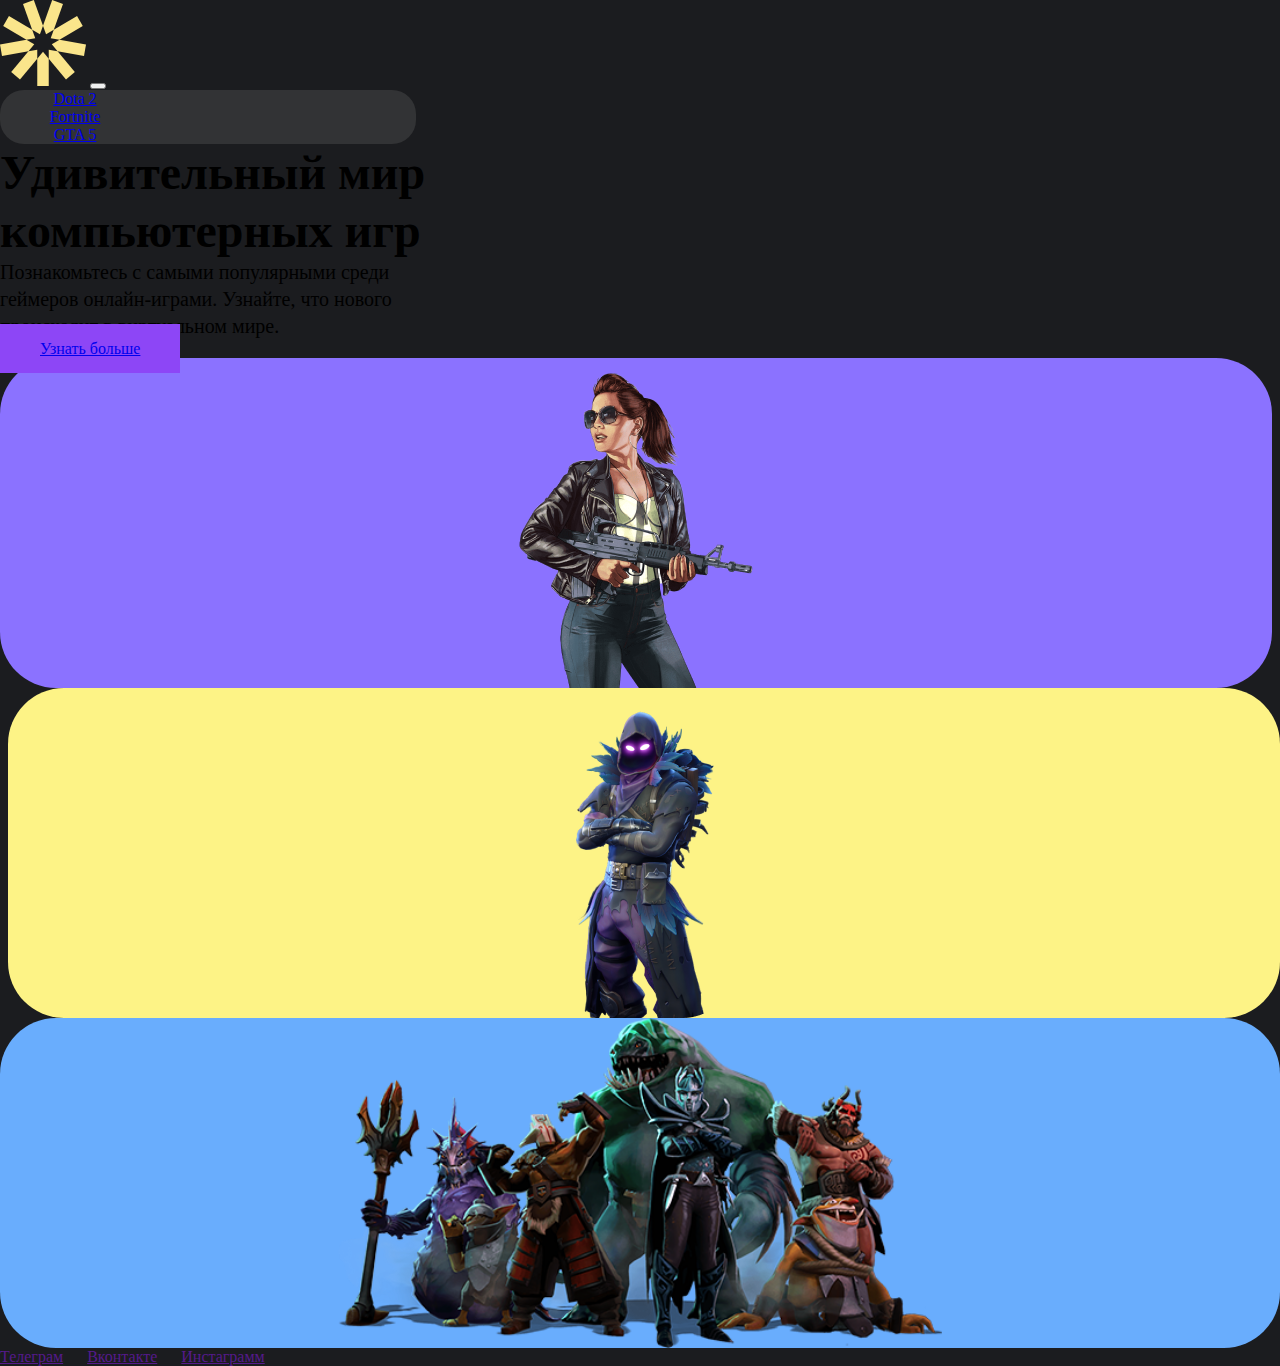
<file: index.html>
<!DOCTYPE html>
<html lang="en">
  <head>
    <meta charset="UTF-8">
    <meta name="viewport" content="width=device-width, initial-scale=1.0">
    <title>Главная</title>
    <!-- Bootstrap -->
    <link href="https://cdn.jsdelivr.net/npm/bootstrap@5.3.0/dist/css/bootstrap.min.css" rel="stylesheet" integrity="sha384-9ndCyUaIbzAi2FUVXJi0CjmCapSmO7SnpJef0486qhLnuZ2cdeRhO02iuK6FUUVM" crossorigin="anonymous">
    <!-- Свой файл стилей-->
    <link rel="stylesheet" href="css/style.css">
  </head>
  <body> 
    <div class="container-xl p-0">
      <nav class="navbar navbar-expand-lg menu-bg">
        <div class="container-fluid"><a class="navbar-brand" href="index.html"> <img class="logo" src="img/logo.svg" width="86" height="86" alt=""></a>
          <button class="navbar-toggler menu-btn" type="button" data-bs-toggle="collapse" data-bs-target="#navbarNavAltMarkup" aria-controls="navbarNavAltMarkup" aria-expanded="false" aria-label="Переключатель навигации"><span class="navbar-toggler-icon"></span></button>
          <div class="collapse navbar-collapse justify-content-center" id="navbarNavAltMarkup">
            <div class="navbar-nav navigation"><a class="nav-link text-white fs-5" href="dota.html">Dota 2</a><a class="nav-link text-white fs-5 px-4" href="fortnite.html">Fortnite</a><a class="nav-link text-white fs-5" href="gta.html">GTA 5 </a></div>
          </div>
        </div>
      </nav>
    </div>
    <main>
      <section class="main-content">
        <div class="container">
          <div class="row">
            <div class="col-xxl-7 col-xl-6 col-lg-6 col-md-12">
              <div class="hero-section pb-5">
                <h1 class="hero-title text-white m-0">Удивительный мир<br>компьютерных игр</h1>
                <p class="hero-desc text-white my-5">Познакомьтесь с самыми популярными среди<br>геймеров онлайн-играми. 
                  Узнайте, что нового<br>происходит в виртуальном мире.
                </p><a class="btn btn-purple text-white" href="#">Узнать больше</a>
              </div>
            </div>
            <div class="col-xxl-5 col-xl-6 col-lg-6 col-md-12">
              <div class="card-games d-flex flex-column">
                <div class="first-card-row d-flex justify-content-between">
                  <div class="gta-img"><img src="img/gta.png" alt=""></div>
                  <div class="fortnite-img"><img src="img/fort.png" alt=""></div>
                </div>
                <div class="dota-img mt-4"><img src="img/dota.png" alt=""></div>
              </div>
            </div>
          </div>
        </div>
      </section>
    </main>
    <footer>
      <div class="footer-content container d-flex justify-content-center mt-5 pb-4"><a class="text-white footer-link" href="">Телеграм</a><a class="text-white footer-link" href="">Вконтакте</a><a class="text-white footer-link" href="">Инстаграмм</a></div>
    </footer>
    <!-- Bootstrap JS-->
    <script src="https://cdn.jsdelivr.net/npm/bootstrap@5.3.0/dist/js/bootstrap.bundle.min.js" integrity="sha384-geWF76RCwLtnZ8qwWowPQNguL3RmwHVBC9FhGdlKrxdiJJigb/j/68SIy3Te4Bkz" crossorigin="anonymous"></script>
  </body>
</html>
</file>
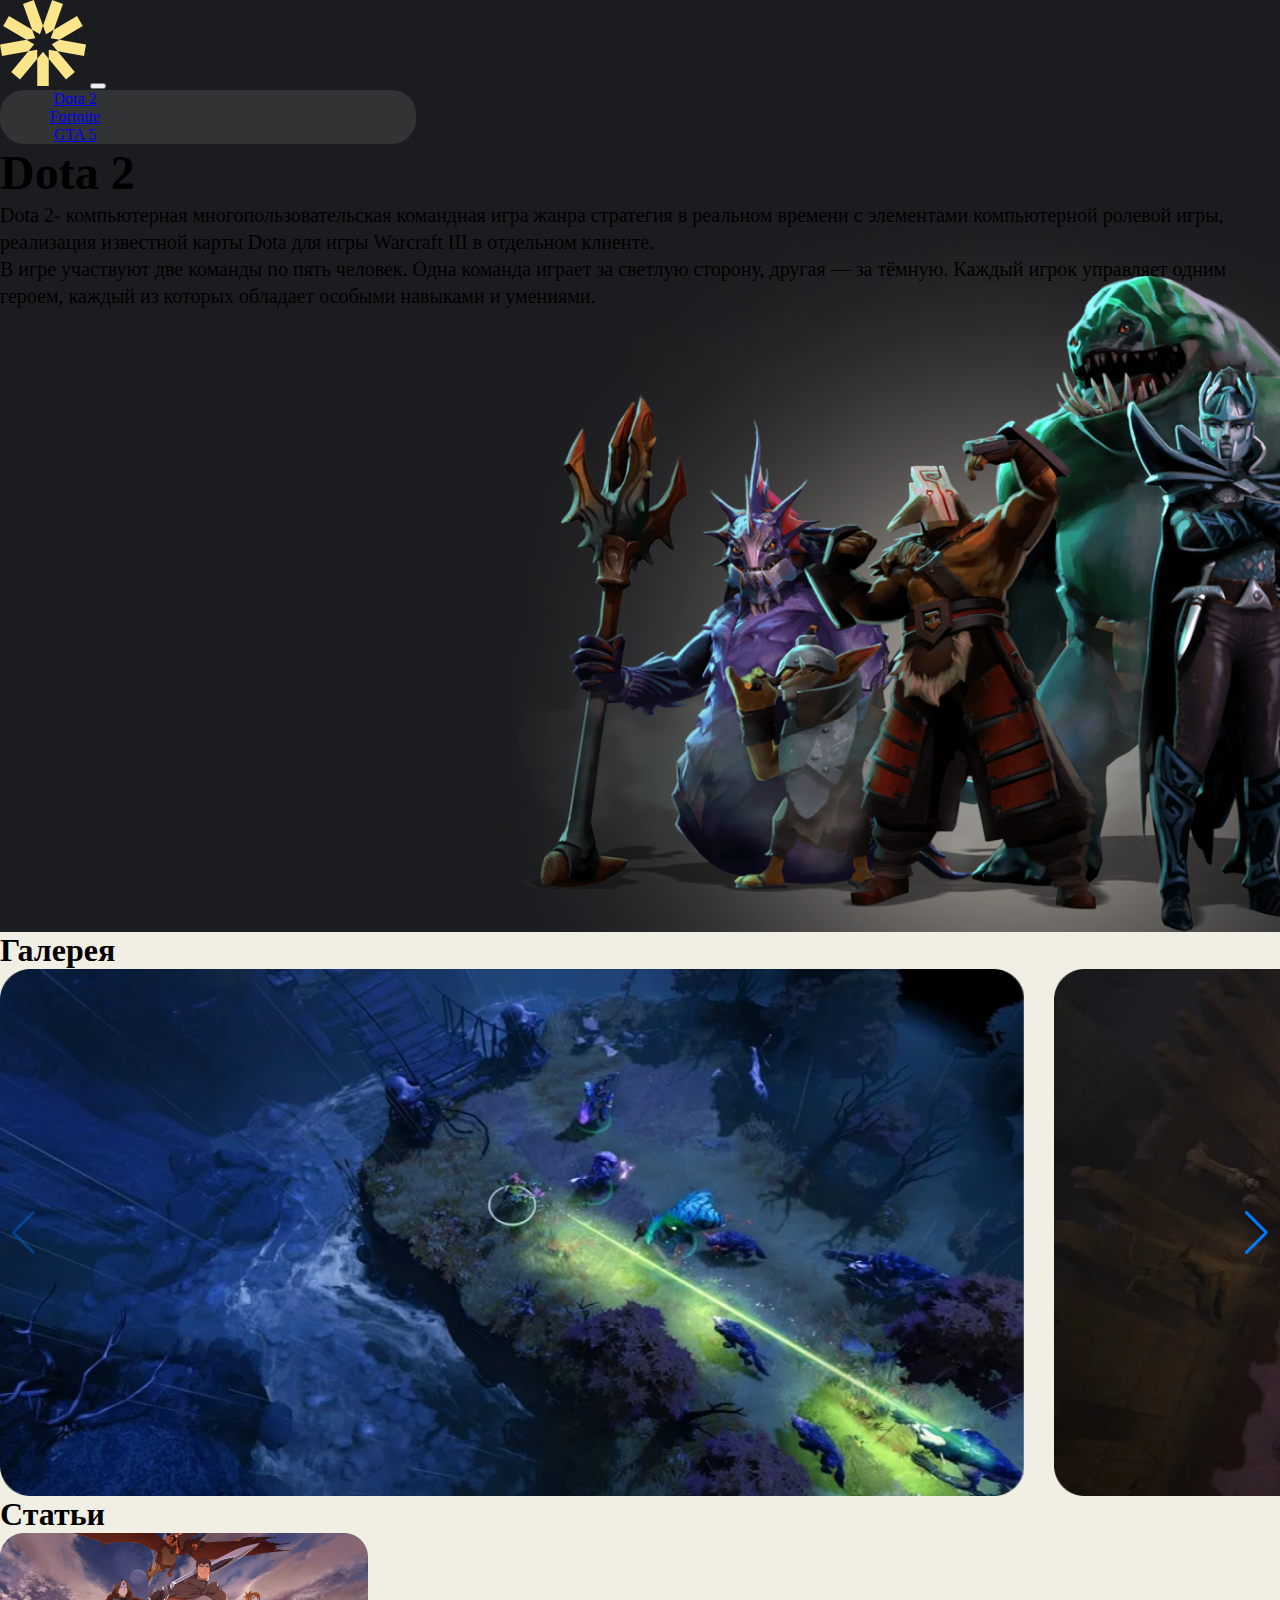
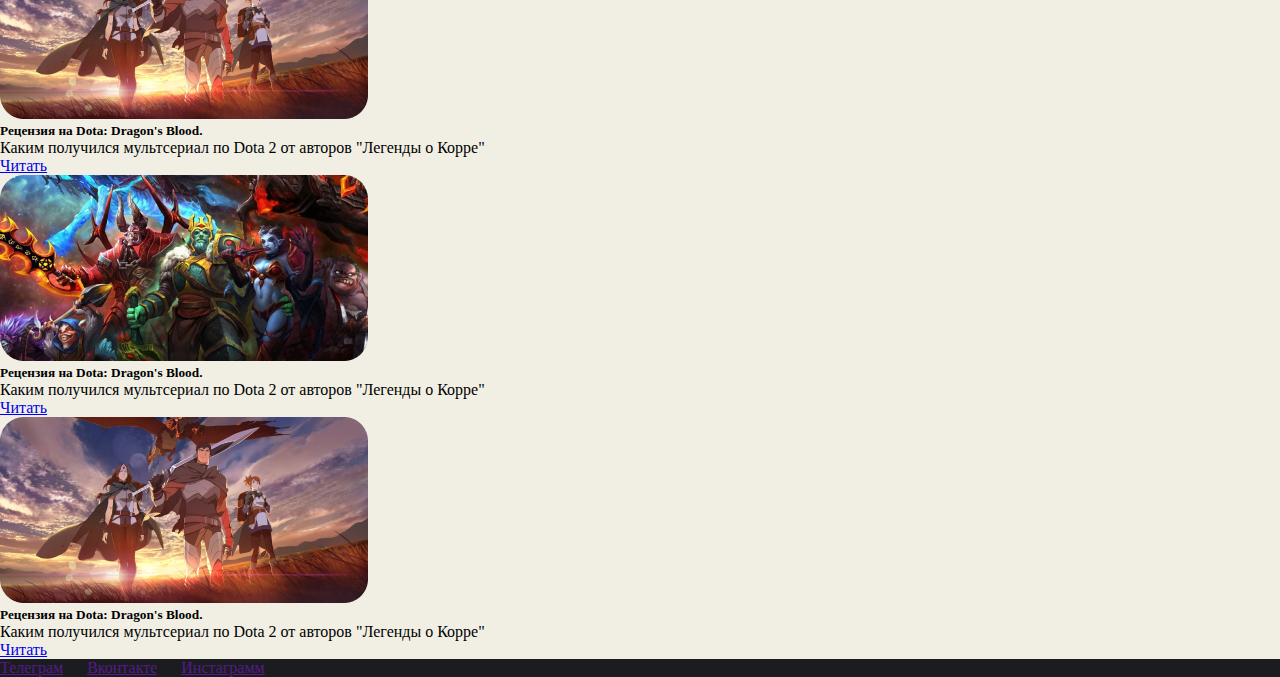
<file: dota.html>
<!DOCTYPE html>
<html lang="en">
  <head>
    <meta charset="UTF-8">
    <meta name="viewport" content="width=device-width, initial-scale=1.0">
    <title>Dota 2</title>
    <!-- Swiper CSS-->
    <link rel="stylesheet" href="https://cdn.jsdelivr.net/npm/swiper@10/swiper-bundle.min.css">
    <!-- Bootstrap -->
    <link href="https://cdn.jsdelivr.net/npm/bootstrap@5.3.0/dist/css/bootstrap.min.css" rel="stylesheet" integrity="sha384-9ndCyUaIbzAi2FUVXJi0CjmCapSmO7SnpJef0486qhLnuZ2cdeRhO02iuK6FUUVM" crossorigin="anonymous">
    <!-- Свой файл стилей-->
    <link rel="stylesheet" href="css/style.css">
  </head>
  <body> 
    <div class="container-xl p-0">
      <nav class="navbar navbar-expand-lg menu-bg">
        <div class="container-fluid"><a class="navbar-brand" href="index.html"> <img class="logo" src="img/logo.svg" width="86" height="86" alt=""></a>
          <button class="navbar-toggler menu-btn" type="button" data-bs-toggle="collapse" data-bs-target="#navbarNavAltMarkup" aria-controls="navbarNavAltMarkup" aria-expanded="false" aria-label="Переключатель навигации"><span class="navbar-toggler-icon"></span></button>
          <div class="collapse navbar-collapse justify-content-center" id="navbarNavAltMarkup">
            <div class="navbar-nav navigation"><a class="nav-link text-white fs-5" href="dota.html">Dota 2</a><a class="nav-link text-white fs-5 px-4" href="fortnite.html">Fortnite</a><a class="nav-link text-white fs-5" href="gta.html">GTA 5 </a></div>
          </div>
        </div>
      </nav>
    </div>
    <header> 
      <div class="dota-box"> 
        <div class="container-xl p-0"> 
          <div class="container"> 
            <div class="row"> 
              <div class="col-xxl-6 col-xl-6 col-lg-6 col-md-12"> 
                <!-- Колонка для блока с текстом-->
                <div class="hero-section pt-5"> 
                  <h1 class="hero-title text-white m-0">Dota 2</h1>
                  <p class="hero-desc text-white my-5">
                     Dota 2- компьютерная многопользовательская командная игра жанра стратегия в реальном времени с элементами компьютерной ролевой игры, реализация известной карты Dota для игры Warcraft III в отдельном клиенте.</p>
                  <p class="hero-desc text-white">
                     В игре участвуют две команды по пять человек. Одна команда играет за светлую сторону, другая — за тёмную. Каждый игрок управляет одним героем, каждый из которых обладает особыми навыками и умениями.</p>
                </div>
              </div>
            </div>
          </div>
        </div>
      </div>
      <div class="img-mobile"> <img src="img/pic/dota-big.png" alt=""></div>
    </header>
    <main> 
      <section class="gallery pt-5"> 
        <div class="container-xl p-0"> 
          <div class="container"> 
            <h1 class="gallery-title">Галерея</h1>
            <!-- Swiper-->
            <div class="swiper mySwiper"> 
              <div class="swiper-wrapper">
                <div class="swiper-slide"> <img src="./img/pic/slider/dota-slide-1.png" alt=""></div>
                <div class="swiper-slide"> <img src="./img/pic/slider/dota-slide-2.png" alt=""></div>
              </div>
              <div class="swiper-button-next"> </div>
              <div class="swiper-button-prev"></div>
            </div>
          </div>
        </div>
      </section>
      <section class="articles py-5"> 
        <div class="container-xl p-0"> 
          <div class="container"> 
            <h1 class="gallery-title">Статьи</h1>
            <div class="row"> 
              <div class="col-md-4"> 
                <div class="card"> 
                  <div class="card-body"> <img class="card-img-top mb-4" src="./img/pic/articles/dota-article-1.png" alt="">
                    <h5 class="card-title">Рецензия на Dota: Dragon's Blood.</h5>
                    <p class="card-text">
                       Каким получился мультсериал по Dota 2 от авторов "Легенды о Корре"</p><a class="btn btn-primary" href="#">Читать</a>
                  </div>
                </div>
              </div>
              <div class="col-md-4"> 
                <div class="card"> 
                  <div class="card-body"> <img class="card-img-top mb-4" src="./img/pic/articles/dota-article-2.png" alt="">
                    <h5 class="card-title">Рецензия на Dota: Dragon's Blood.</h5>
                    <p class="card-text">
                       Каким получился мультсериал по Dota 2 от авторов "Легенды о Корре"</p><a class="btn btn-primary" href="#">Читать</a>
                  </div>
                </div>
              </div>
              <div class="col-md-4"> 
                <div class="card"> 
                  <div class="card-body"> <img class="card-img-top mb-4" src="./img/pic/articles/dota-article-3.png" alt="">
                    <h5 class="card-title">Рецензия на Dota: Dragon's Blood.</h5>
                    <p class="card-text">
                       Каким получился мультсериал по Dota 2 от авторов "Легенды о Корре"</p><a class="btn btn-primary" href="#">Читать</a>
                  </div>
                </div>
              </div>
            </div>
          </div>
        </div>
      </section>
    </main>
    <footer>
      <div class="footer-content container d-flex justify-content-center mt-5 pb-4"><a class="text-white footer-link" href="">Телеграм</a><a class="text-white footer-link" href="">Вконтакте</a><a class="text-white footer-link" href="">Инстаграмм</a></div>
    </footer>
    <!-- Swiper JS -->
    <script src="https://cdn.jsdelivr.net/npm/swiper@10/swiper-bundle.min.js"></script>
    <!-- Bootstrap JS-->
    <script src="https://cdn.jsdelivr.net/npm/bootstrap@5.3.0/dist/js/bootstrap.bundle.min.js" integrity="sha384-geWF76RCwLtnZ8qwWowPQNguL3RmwHVBC9FhGdlKrxdiJJigb/j/68SIy3Te4Bkz" crossorigin="anonymous"></script>
    <!-- Свой файл слайдера-->
    <script src="swiper-slider.js"></script>
  </body>
</html>
</file>
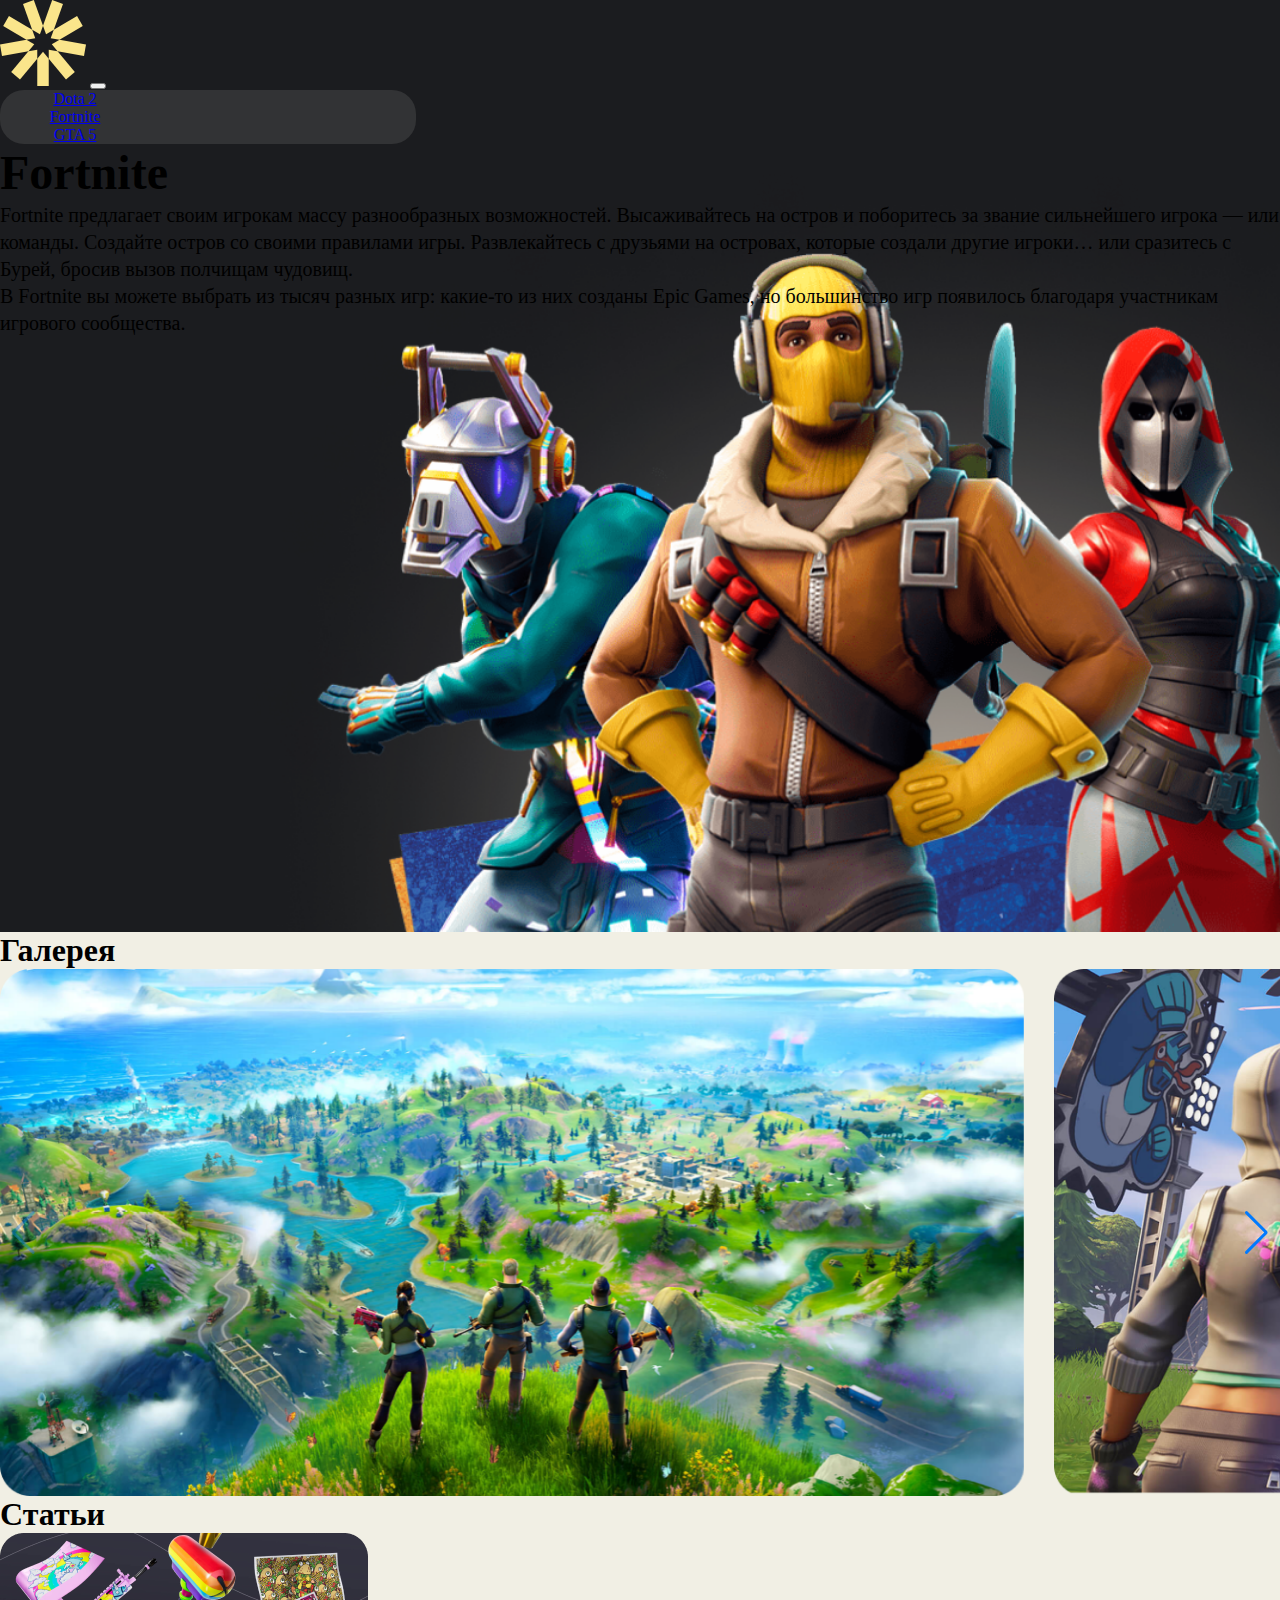
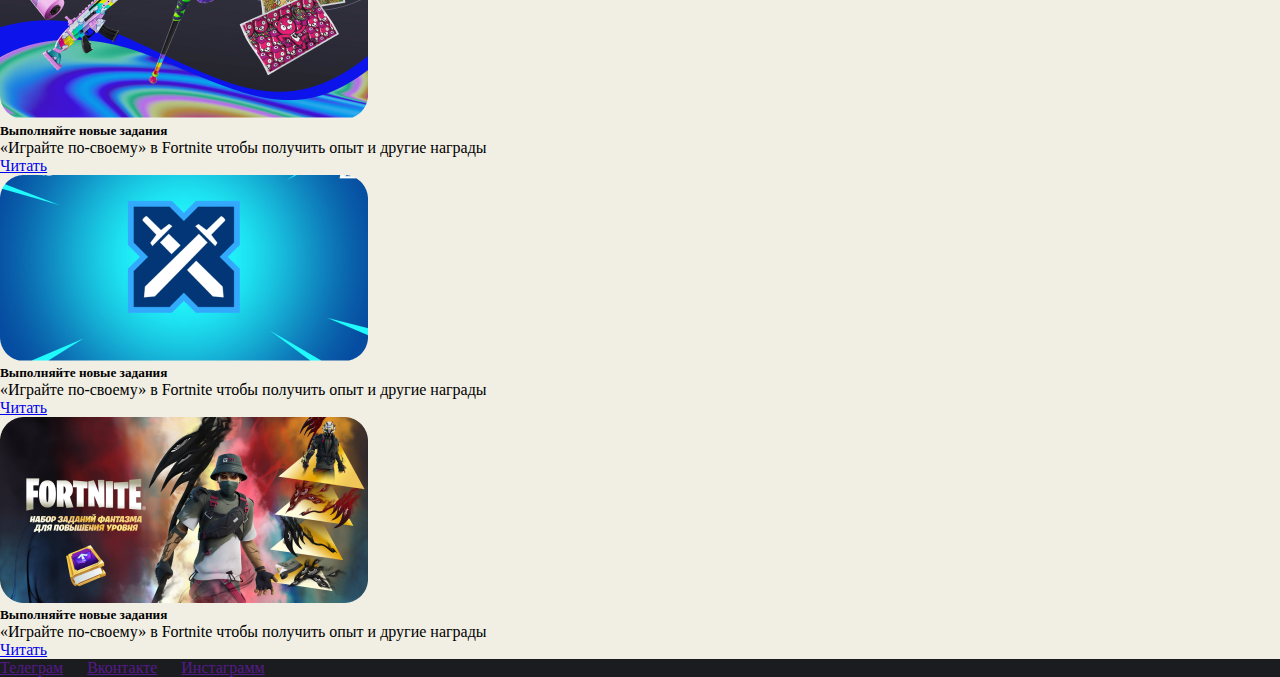
<file: fortnite.html>
<!DOCTYPE html>
<html lang="en">
  <head>
    <meta charset="UTF-8">
    <meta name="viewport" content="width=device-width, initial-scale=1.0">
    <title>Fortnite</title>
    <!-- Swiper CSS-->
    <link rel="stylesheet" href="https://cdn.jsdelivr.net/npm/swiper@10/swiper-bundle.min.css">
    <!-- Bootstrap -->
    <link href="https://cdn.jsdelivr.net/npm/bootstrap@5.3.0/dist/css/bootstrap.min.css" rel="stylesheet" integrity="sha384-9ndCyUaIbzAi2FUVXJi0CjmCapSmO7SnpJef0486qhLnuZ2cdeRhO02iuK6FUUVM" crossorigin="anonymous">
    <!-- Свой файл стилей-->
    <link rel="stylesheet" href="css/style.css">
  </head>
  <body> 
    <div class="container-xl p-0">
      <nav class="navbar navbar-expand-lg menu-bg">
        <div class="container-fluid"><a class="navbar-brand" href="index.html"> <img class="logo" src="img/logo.svg" width="86" height="86" alt=""></a>
          <button class="navbar-toggler menu-btn" type="button" data-bs-toggle="collapse" data-bs-target="#navbarNavAltMarkup" aria-controls="navbarNavAltMarkup" aria-expanded="false" aria-label="Переключатель навигации"><span class="navbar-toggler-icon"></span></button>
          <div class="collapse navbar-collapse justify-content-center" id="navbarNavAltMarkup">
            <div class="navbar-nav navigation"><a class="nav-link text-white fs-5" href="dota.html">Dota 2</a><a class="nav-link text-white fs-5 px-4" href="fortnite.html">Fortnite</a><a class="nav-link text-white fs-5" href="gta.html">GTA 5 </a></div>
          </div>
        </div>
      </nav>
    </div>
    <header> 
      <div class="fortnite-box"> 
        <div class="container-xl p-0"> 
          <div class="container"> 
            <div class="row"> 
              <div class="col-xxl-6 col-xl-6 col-lg-6 col-md-12"> 
                <!-- Колонка для блока с текстом-->
                <div class="hero-section pt-5"> 
                  <h1 class="hero-title text-white m-0">Fortnite</h1>
                  <p class="hero-desc text-white my-5">
                     Fortnite предлагает своим игрокам массу разнообразных возможностей. Высаживайтесь на остров и поборитесь за звание сильнейшего игрока — или команды. Создайте остров со своими правилами игры. Развлекайтесь с друзьями на островах, которые создали другие игроки… или сразитесь с Бурей, бросив вызов полчищам чудовищ.</p>
                  <p class="hero-desc text-white">
                     В Fortnite вы можете выбрать из тысяч разных игр: какие-то из них созданы Epic Games, но большинство игр появилось благодаря участникам игрового сообщества.</p>
                </div>
              </div>
            </div>
          </div>
        </div>
        <div class="img-mobile"> <img src="img/pic/fortnite-big.png" alt=""></div>
      </div>
    </header>
    <main> 
      <section class="gallery pt-5"> 
        <div class="container-xl p-0"> 
          <div class="container"> 
            <h1 class="gallery-title">Галерея</h1>
            <!-- Swiper-->
            <div class="swiper mySwiper"> 
              <div class="swiper-wrapper">
                <div class="swiper-slide"> <img src="./img/pic/slider/fortnite-slide-1.png" alt=""></div>
                <div class="swiper-slide"> <img src="./img/pic/slider/fortnite-slide-2.png" alt=""></div>
              </div>
              <div class="swiper-button-next"> </div>
              <div class="swiper-button-prev"></div>
            </div>
          </div>
        </div>
      </section>
      <section class="articles py-5"> 
        <div class="container-xl p-0"> 
          <div class="container"> 
            <h1 class="gallery-title">Статьи</h1>
            <div class="row"> 
              <div class="col-md-4"> 
                <div class="card"> 
                  <div class="card-body"> <img class="card-img-top mb-4" src="./img/pic/articles/fortnite-article-1.png" alt="">
                    <h5 class="card-title">Выполняйте новые задания</h5>
                    <p class="card-text">
                       «Играйте по-своему» в Fortnite чтобы получить опыт и другие награды</p><a class="btn btn-primary" href="#">Читать</a>
                  </div>
                </div>
              </div>
              <div class="col-md-4"> 
                <div class="card"> 
                  <div class="card-body"> <img class="card-img-top mb-4" src="./img/pic/articles/fortnite-article-2.png" alt="">
                    <h5 class="card-title">Выполняйте новые задания</h5>
                    <p class="card-text">
                       «Играйте по-своему» в Fortnite чтобы получить опыт и другие награды</p><a class="btn btn-primary" href="#">Читать</a>
                  </div>
                </div>
              </div>
              <div class="col-md-4"> 
                <div class="card"> 
                  <div class="card-body"> <img class="card-img-top mb-4" src="./img/pic/articles/fortnite-article-3.png" alt="">
                    <h5 class="card-title">Выполняйте новые задания</h5>
                    <p class="card-text">
                       «Играйте по-своему» в Fortnite чтобы получить опыт и другие награды</p><a class="btn btn-primary" href="#">Читать</a>
                  </div>
                </div>
              </div>
            </div>
          </div>
        </div>
      </section>
    </main>
    <footer>
      <div class="footer-content container d-flex justify-content-center mt-5 pb-4"><a class="text-white footer-link" href="">Телеграм</a><a class="text-white footer-link" href="">Вконтакте</a><a class="text-white footer-link" href="">Инстаграмм</a></div>
    </footer>
    <!-- Swiper JS -->
    <script src="https://cdn.jsdelivr.net/npm/swiper@10/swiper-bundle.min.js"></script>
    <!-- Bootstrap JS-->
    <script src="https://cdn.jsdelivr.net/npm/bootstrap@5.3.0/dist/js/bootstrap.bundle.min.js" integrity="sha384-geWF76RCwLtnZ8qwWowPQNguL3RmwHVBC9FhGdlKrxdiJJigb/j/68SIy3Te4Bkz" crossorigin="anonymous"></script>
    <!-- Свой файл слайдера-->
    <script src="swiper-slider.js"></script>
  </body>
</html>
</file>
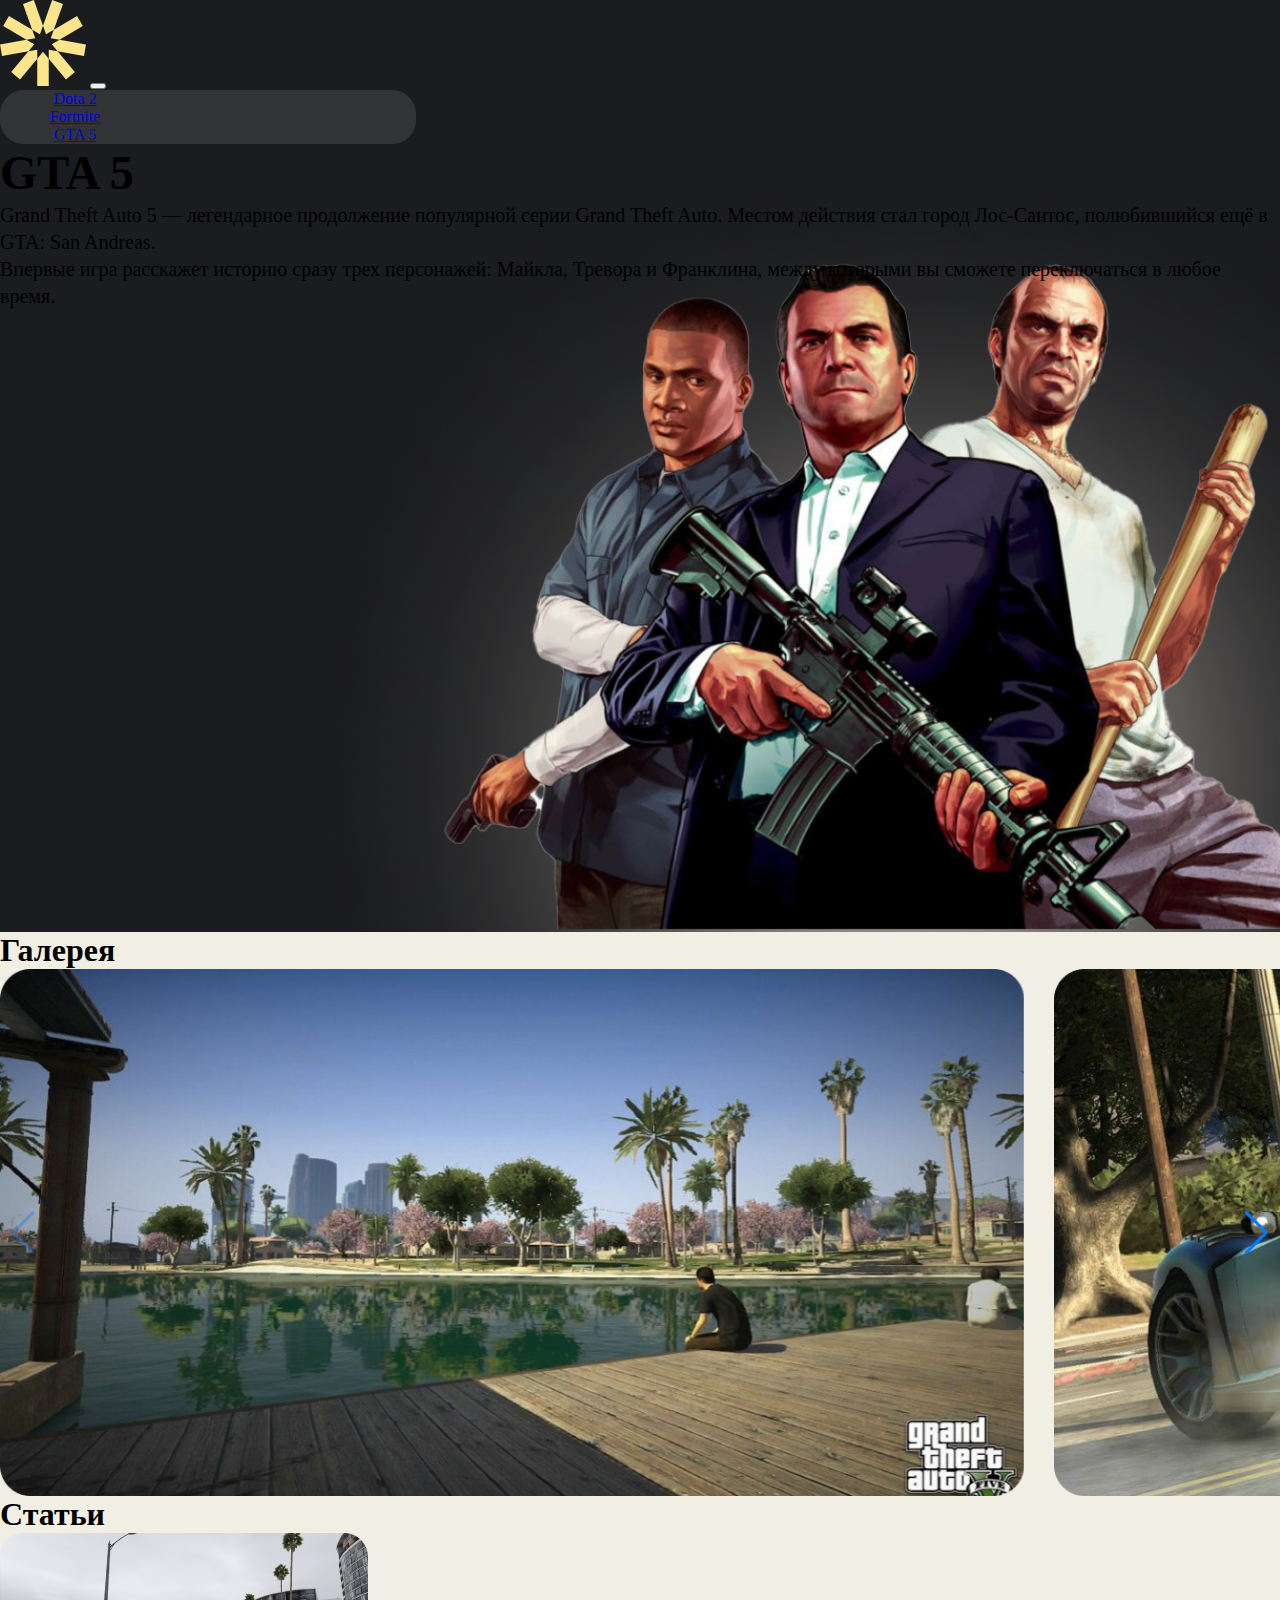
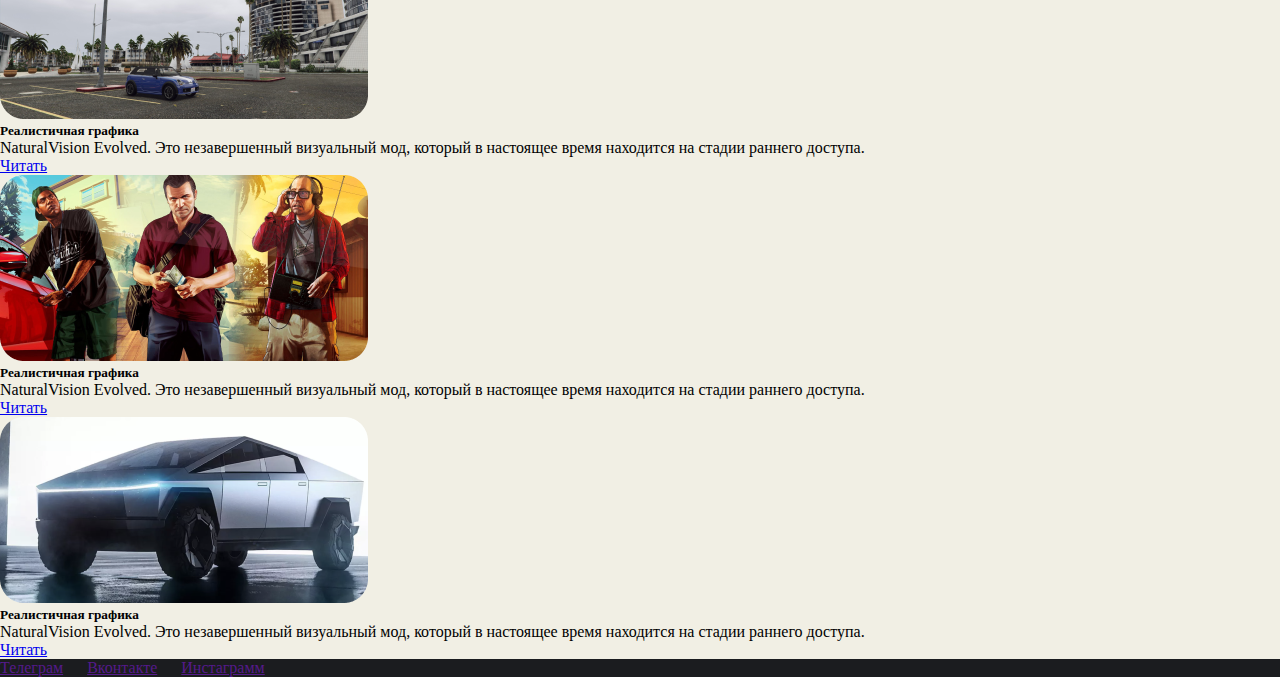
<file: gta.html>
<!DOCTYPE html>
<html lang="en">
  <head>
    <meta charset="UTF-8">
    <meta name="viewport" content="width=device-width, initial-scale=1.0">
    <title>GTA</title>
    <!-- Swiper CSS-->
    <link rel="stylesheet" href="https://cdn.jsdelivr.net/npm/swiper@10/swiper-bundle.min.css">
    <!-- Bootstrap -->
    <link href="https://cdn.jsdelivr.net/npm/bootstrap@5.3.0/dist/css/bootstrap.min.css" rel="stylesheet" integrity="sha384-9ndCyUaIbzAi2FUVXJi0CjmCapSmO7SnpJef0486qhLnuZ2cdeRhO02iuK6FUUVM" crossorigin="anonymous">
    <!-- Свой файл стилей-->
    <link rel="stylesheet" href="css/style.css">
  </head>
  <body> 
    <div class="container-xl p-0">
      <nav class="navbar navbar-expand-lg menu-bg">
        <div class="container-fluid"><a class="navbar-brand" href="index.html"> <img class="logo" src="img/logo.svg" width="86" height="86" alt=""></a>
          <button class="navbar-toggler menu-btn" type="button" data-bs-toggle="collapse" data-bs-target="#navbarNavAltMarkup" aria-controls="navbarNavAltMarkup" aria-expanded="false" aria-label="Переключатель навигации"><span class="navbar-toggler-icon"></span></button>
          <div class="collapse navbar-collapse justify-content-center" id="navbarNavAltMarkup">
            <div class="navbar-nav navigation"><a class="nav-link text-white fs-5" href="dota.html">Dota 2</a><a class="nav-link text-white fs-5 px-4" href="fortnite.html">Fortnite</a><a class="nav-link text-white fs-5" href="gta.html">GTA 5 </a></div>
          </div>
        </div>
      </nav>
    </div>
    <header> 
      <div class="gta-box"> 
        <div class="container-xl p-0"> 
          <div class="container"> 
            <div class="row"> 
              <div class="col-xxl-6 col-xl-6 col-lg-6 col-md-12"> 
                <!-- Колонка для блока с текстом-->
                <div class="hero-section pt-5"> 
                  <h1 class="hero-title text-white m-0">GTA 5</h1>
                  <p class="hero-desc text-white my-5">
                     Grand Theft Auto 5 — легендарное продолжение популярной серии Grand Theft Auto. Местом действия стал город Лос-Сантос, полюбившийся ещё в GTA: San Andreas.</p>
                  <p class="hero-desc text-white">
                     Впервые игра расскажет историю сразу трех персонажей: Майкла, Тревора и Франклина, между которыми вы сможете переключаться в любое время.</p>
                </div>
              </div>
            </div>
          </div>
        </div>
        <div class="img-mobile"> <img src="img/pic/gta-big.png" alt=""></div>
      </div>
    </header>
    <main> 
      <section class="gallery pt-5"> 
        <div class="container-xl p-0"> 
          <div class="container"> 
            <h1 class="gallery-title">Галерея</h1>
            <!-- Swiper-->
            <div class="swiper mySwiper"> 
              <div class="swiper-wrapper">
                <div class="swiper-slide"> <img src="./img/pic/slider/gta-slide-1.png" alt=""></div>
                <div class="swiper-slide"> <img src="./img/pic/slider/gta-slide-2.png" alt=""></div>
              </div>
              <div class="swiper-button-next"> </div>
              <div class="swiper-button-prev"></div>
            </div>
          </div>
        </div>
      </section>
      <section class="articles py-5"> 
        <div class="container-xl p-0"> 
          <div class="container"> 
            <h1 class="gallery-title">Статьи</h1>
            <div class="row"> 
              <div class="col-md-4"> 
                <div class="card"> 
                  <div class="card-body"> <img class="card-img-top mb-4" src="./img/pic/articles/gta-article-1.png" alt="">
                    <h5 class="card-title">Реалистичная графика</h5>
                    <p class="card-text">
                       NaturalVision Evolved. Это незавершенный визуальный мод, который в настоящее время находится на стадии раннего доступа.</p><a class="btn btn-primary" href="#">Читать</a>
                  </div>
                </div>
              </div>
              <div class="col-md-4"> 
                <div class="card"> 
                  <div class="card-body"> <img class="card-img-top mb-4" src="./img/pic/articles/gta-article-2.png" alt="">
                    <h5 class="card-title">Реалистичная графика</h5>
                    <p class="card-text">
                       NaturalVision Evolved. Это незавершенный визуальный мод, который в настоящее время находится на стадии раннего доступа.</p><a class="btn btn-primary" href="#">Читать</a>
                  </div>
                </div>
              </div>
              <div class="col-md-4"> 
                <div class="card"> 
                  <div class="card-body"> <img class="card-img-top mb-4" src="./img/pic/articles/gta-article-3.png" alt="">
                    <h5 class="card-title">Реалистичная графика</h5>
                    <p class="card-text">
                       NaturalVision Evolved. Это незавершенный визуальный мод, который в настоящее время находится на стадии раннего доступа.</p><a class="btn btn-primary" href="#">Читать</a>
                  </div>
                </div>
              </div>
            </div>
          </div>
        </div>
      </section>
    </main>
    <footer>
      <div class="footer-content container d-flex justify-content-center mt-5 pb-4"><a class="text-white footer-link" href="">Телеграм</a><a class="text-white footer-link" href="">Вконтакте</a><a class="text-white footer-link" href="">Инстаграмм</a></div>
    </footer>
    <!-- Swiper JS -->
    <script src="https://cdn.jsdelivr.net/npm/swiper@10/swiper-bundle.min.js"></script>
    <!-- Bootstrap JS-->
    <script src="https://cdn.jsdelivr.net/npm/bootstrap@5.3.0/dist/js/bootstrap.bundle.min.js" integrity="sha384-geWF76RCwLtnZ8qwWowPQNguL3RmwHVBC9FhGdlKrxdiJJigb/j/68SIy3Te4Bkz" crossorigin="anonymous"></script>
    <!-- Свой файл слайдера-->
    <script src="swiper-slider.js"></script>
  </body>
</html>
</file>
<file: css/style.css>
.navigation {
  background-color: #323335;
  border-radius: 24px;
  width: 416px;
  justify-content: space-between;
}
.nav-link {
  transition: all 0.2s ease-out;
  border-radius: 15px 0 0 15px;
  width: 150px;
  display: flex;
  justify-content: center;
}
.nav-link:hover {
  background-color: #404144;
}
.nav-link:nth-child(2) {
  border-radius: 0px;
}
.nav-link:nth-child(3) {
  border-radius: 0 15px 15px 0;
}
@media (max-width: 991px) {
  .menu-bg {
    background-color: #323335;
  }
  .menu-btn {
    background-color: #fff;
  }
  .nav-link:nth-child(2) {
    margin: 0 !important;
  }
}
.logo {
  animation-name: rotation;
  animation-duration: 8s;
  animation-iteration-count: infinite;
  animation-timing-function: linear;
}
.logo:hover {
  animation-play-state: paused;
}
@keyframes rotation {
  from {
    transform: rotate(0deg);
  }
  to {
    transform: rotate(360deg);
  }
}
.display_flex {
  display: flex;
  justify-content: center;
  align-items: flex-end;
}
@media (max-width: 991px) {
  .btn-purple {
    display: block;
  }
}
.hero-title {
  font-size: 64px;
  line-height: 1.2;
}
.hero-desc {
  line-height: 1.35;
  font-size: 24px;
}
.btn-purple {
  background-color: #8d46f6;
  padding: 16px 40px;
  transition: background 0.2s ease-in-out;
}
.btn-purple:hover {
  background-color: #753dca;
}
@media (max-width: 1400px) {
  .hero-title {
    font-size: 48px;
  }
  .hero-desc {
    font-size: 20px;
  }
}
.gta-img {
  flex: 1.5;
  height: 330px;
  display: flex;
  justify-content: center;
  align-items: flex-end;
  border-radius: 56px;
  margin-right: 8px;
  background-color: #8b72ff;
  transition: 0.2s ease-in;
}
.gta-img:hover {
  background-color: #8d46f6;
}
.fortnite-img {
  flex: 1;
  height: 330px;
  display: flex;
  justify-content: center;
  align-items: flex-end;
  border-radius: 56px;
  margin-left: 8px;
  background-color: #fdf386;
  transition: 0.2s ease-in;
  overflow-y: clip;
}
.fortnite-img:hover {
  background-color: #71e66e;
}
.dota-img {
  width: 100%;
  height: 330px;
  display: flex;
  justify-content: center;
  align-items: flex-end;
  border-radius: 56px;
  background-color: #69adfd;
  transition: 0.2s ease-in;
  overflow-y: clip;
}
.dota-img:hover {
  background-color: #fcb8ff;
}
.dota-img img {
  object-fit: contain;
  width: 100%;
  object-position: center;
  height: 100%;
}
@media (max-width: 420px) {
  .first-card-row {
    flex-direction: column;
  }
  .gta-img {
    margin-right: 0;
    margin-bottom: 24px;
  }
  .fortnite-img {
    margin: 0;
  }
  .hero-title {
    font-size: 38px;
  }
}
.footer-link:nth-child(2) {
  margin: 0 24px;
}
@media (max-width: 420px) {
  .footer-content {
    flex-direction: column;
    align-items: center;
  }
  .footer-link:nth-child(2) {
    margin: 0;
  }
}
.background {
  height: calc(100vh - 112px);
  background-repeat: no-repeat;
  background-position: bottom right;
  background-size: contain;
}
.dota-box {
  background-image: url("../img/pic/dota-big.png");
  height: calc(100vh - 112px);
  background-repeat: no-repeat;
  background-position: bottom right;
  background-size: contain;
}
.gta-box {
  background-image: url("../img/pic/gta-big.png");
  height: calc(100vh - 112px);
  background-repeat: no-repeat;
  background-position: bottom right;
  background-size: contain;
}
.fortnite-box {
  background-image: url("../img/pic/fortnite-big.png");
  height: calc(100vh - 112px);
  background-repeat: no-repeat;
  background-position: bottom right;
  background-size: contain;
}
.img-mobile {
  display: none;
}
.gallery,
.articles {
  background-color: #F1EFE4;
}
.swiper {
  width: 100%;
  height: 100%;
}
.swiper-slide {
  text-align: center;
  font-size: 18px;
  background: transparent;
  display: flex;
  align-items: center;
}
.swiper-slide img {
  display: block;
  width: 100%;
  height: 100%;
  object-fit: cover;
}
.swiper-slide {
  width: 80%;
}
@media (max-width: 991px) {
  .dota-box,
  .fortnite-box,
  .gta-box {
    height: 100%;
    background-image: none;
  }
  .img-mobile {
    display: flex;
    justify-content: flex-end;
  }
  .img-mobile img {
    width: 450px;
  }
}
@media (max-width: 420px) {
  .img-mobile img {
    width: 350px;
  }
}
* {
  margin: 0;
  box-sizing: border-box;
}
body {
  background: #1B1C1F;
}
</file>
